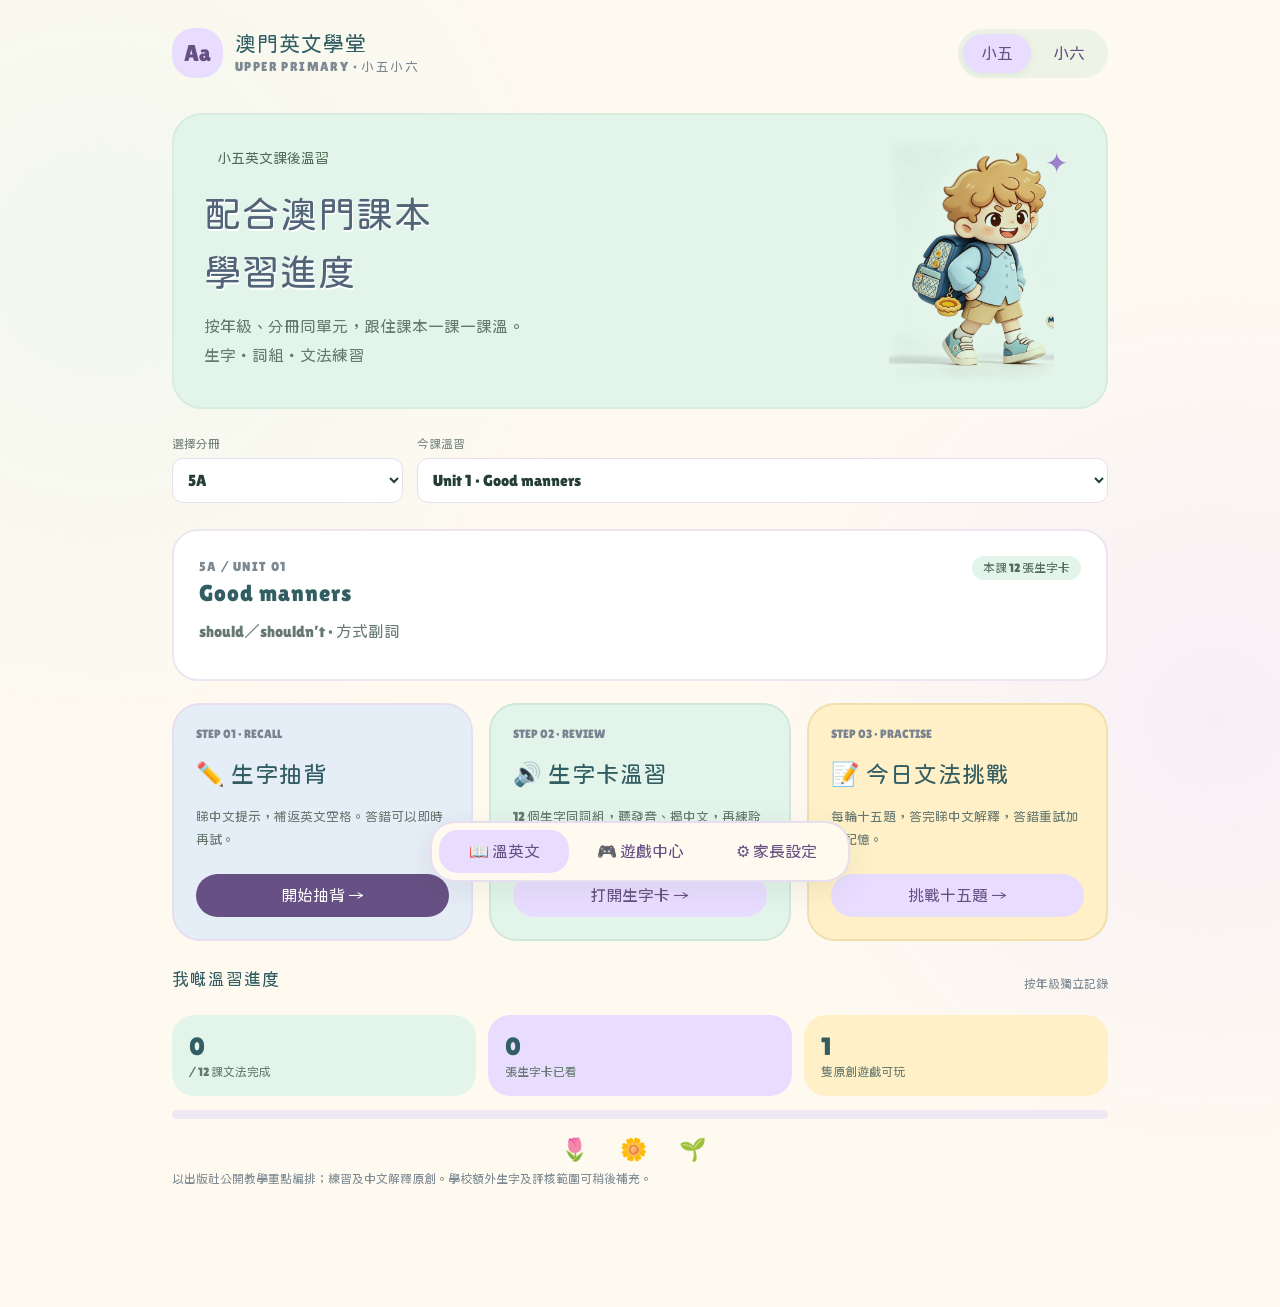
<file: index.html>
<!doctype html><html lang="zh-Hant"><meta charset="UTF-8"><meta name="viewport" content="width=device-width,initial-scale=1"><meta name="theme-color" content="#24594e"><title>澳門英文學堂 · 小五小六</title><link rel="stylesheet" href="style.css?v=starlight4"><body><div id="app"></div><script type="module" src="app.mjs?v=starlight4b"></script></body></html>
</file>
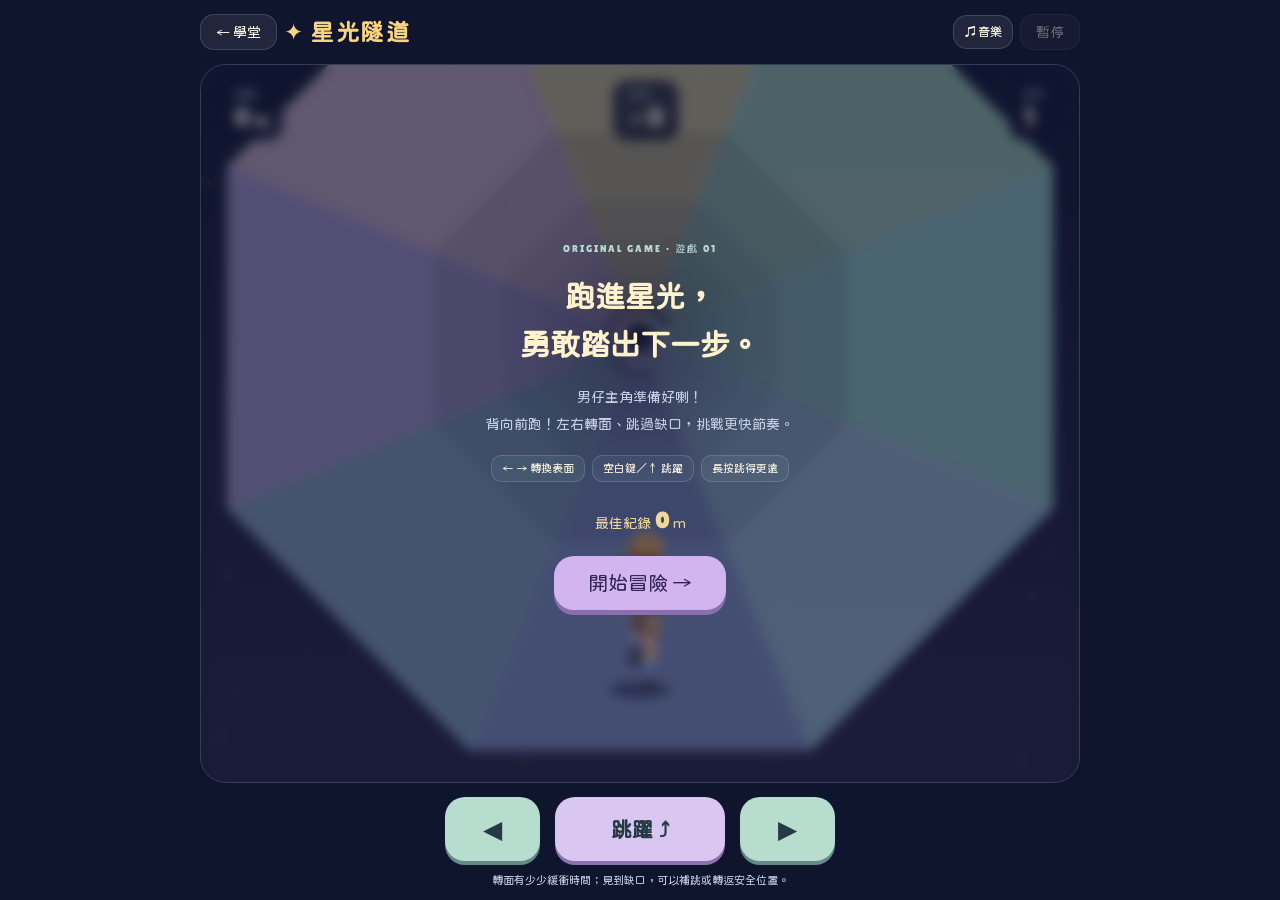
<file: games/starlight/index.html>
<!doctype html><html lang="zh-Hant"><meta charset="UTF-8"><meta name="viewport" content="width=device-width,initial-scale=1,maximum-scale=1"><title>星光隧道 · 原創跑跳遊戲</title><link rel="stylesheet" href="game.css?v=polish4"><body><main><header><button id="leave" aria-label="返回學堂">← 學堂</button><strong>✦ 星光隧道</strong><button id="music" aria-label="遊戲音樂開關" aria-pressed="true">♫ 音樂</button><button id="pause" disabled>暫停</button></header><section class="stage"><canvas tabindex="0" id="game" aria-label="八面星光隧道跑跳遊戲"></canvas><div class="hud" aria-live="off"><span><small>距離</small><b id="distance">0</b> m</span><span><small>星星</small>✦ <b id="stars">0</b></span><span><small>關卡</small><b id="level">1</b></span></div><div id="overlay" class="overlay"><div class="intro"><span class="badge">ORIGINAL GAME · 遊戲 01</span><h1>跑進星光，<br>勇敢踏出下一步。</h1><p id="message">男仔主角準備好喇！<br>背向前跑！左右轉面、跳過缺口，挑戰更快節奏。</p><div class="help"><span>← → 轉換表面</span><span>空白鍵／↑ 跳躍</span><span>長按跳得更遠</span></div><p class="record">最佳紀錄 <b id="best">0</b> m</p><button id="start" class="primary">開始冒險 →</button></div></div><div id="milestone" class="milestone" aria-live="polite"></div></section><footer><button id="left" aria-label="向左轉換表面">◀</button><button id="jump" class="jump">跳躍 ⤴</button><button id="right" aria-label="向右轉換表面">▶</button></footer><p class="tip">轉面有少少緩衝時間；見到缺口，可以補跳或轉返安全位置。</p></main><script type="module" src="game.mjs?v=polish4"></script></body></html>
</file>
<file: style.css>
@import url('https://fonts.googleapis.com/css2?family=Noto+Sans+TC:wght@400;500;600;700;800&display=swap');
:root{font-family:'Noto Sans TC',system-ui,sans-serif;color:#243e36;background:#f5f3eb;font-synthesis:none;--green:#24594e;--muted:#75847d;--line:#dce3da}*{box-sizing:border-box}body{margin:0}button,input,select{font:inherit}button,select{cursor:pointer}button{border:0;border-radius:12px;padding:12px 18px;background:#e9eee5;color:var(--green);font-weight:700}button:hover{filter:brightness(.96)}button:focus-visible,input:focus-visible,select:focus-visible{outline:3px solid #e6ae4e;outline-offset:3px}button:disabled{opacity:.45;cursor:default}.primary{background:var(--green);color:white}.ghost{background:transparent;border:1px solid var(--line)}.shell{max-width:1120px;margin:auto;padding:28px 32px 110px}header{display:flex;justify-content:space-between;align-items:center;gap:14px;margin-bottom:35px}.brand{display:flex;gap:12px;align-items:center}.logo{background:var(--green);color:#fff;border-radius:14px;padding:12px;font-size:23px}.brand strong{font-size:19px;display:block}.eyebrow{font-size:11px;letter-spacing:2px;font-weight:700;color:var(--muted)}.grade{display:flex;gap:4px;background:#e8eadf;padding:5px;border-radius:14px}.grade button{background:transparent;padding:10px 18px}.grade .active{background:white;box-shadow:0 2px 8px #20372d12}.hero{display:grid;grid-template-columns:1fr 240px;gap:24px;align-items:center;margin-bottom:28px}.tag{color:var(--green);font-size:13px;font-weight:700;display:inline-block;background:#e5ecdf;border-radius:20px;padding:6px 13px}h1{font-size:38px;line-height:1.4;letter-spacing:-1px;margin:14px 0 12px}h2{font-size:23px;margin:0 0 12px}h3{font-size:17px;margin:0 0 10px}p{line-height:1.8;color:#667970;margin:7px 0}.hero-art{height:170px;position:relative;display:grid;place-items:center}.book-art{width:150px;height:138px;border-radius:8px 18px 18px 8px;background:#e8b65b;transform:rotate(9deg);box-shadow:-13px 10px 0 #cedbca,0 15px 30px #24594e16;border-left:9px solid #d09b40;padding:18px;color:#284b3d}.book-art b{font-size:36px}.book-art small{display:block;letter-spacing:2px;margin-top:4px}.spark{position:absolute;right:5px;top:3px;font-size:28px;color:#c69536}.toolbar{display:flex;gap:14px;align-items:end;flex-wrap:wrap;margin:26px 0}.field{display:grid;gap:7px;flex:1;min-width:160px}.field label{font-size:12px;font-weight:700;color:#75847d}select,input[type=number]{width:100%;border:1px solid var(--line);background:#fff;border-radius:11px;padding:11px;color:#243e36}.panel{background:#fffdf8;border:1px solid var(--line);border-radius:20px;padding:25px;margin-bottom:22px}.unit-head{display:flex;align-items:start;justify-content:space-between;gap:12px}.unit-head h2{margin-top:5px}.pill{border:1px solid var(--line);border-radius:20px;padding:5px 11px;font-size:12px;white-space:nowrap}.steps{display:grid;grid-template-columns:repeat(3,1fr);gap:16px}.step{border:1px solid var(--line);border-radius:17px;padding:22px;display:flex;flex-direction:column;align-items:start}.step:nth-child(2){background:#f0f4e9}.step:nth-child(3){background:#fcf1da}.step .num{font-size:12px;color:var(--muted);margin-bottom:20px}.step p{font-size:13px;flex:1;margin-bottom:22px}.step button{width:100%}.subhead{display:flex;justify-content:space-between;align-items:center;gap:10px;margin:28px 0 16px}.stats{display:grid;grid-template-columns:repeat(3,1fr);gap:12px}.stat{background:#eaeede;border-radius:14px;padding:17px}.stat b{font-size:25px}.stat small{display:block;font-size:12px;margin-top:4px;color:#667970}.progress{height:6px;background:#e3e9df;border-radius:9px;margin:14px 0}.progress span{display:block;height:100%;background:#3b7866;border-radius:9px}.hint{font-size:12px;color:var(--muted)}nav{position:fixed;bottom:18px;left:50%;transform:translateX(-50%);display:flex;gap:6px;background:#fffdf5f2;border:1px solid var(--line);padding:7px;border-radius:18px;box-shadow:0 8px 30px #23473814;backdrop-filter:blur(12px);z-index:5}nav button{min-width:130px;background:transparent}nav .active{background:var(--green);color:white}.back{margin-bottom:22px}.practice{max-width:760px;margin:0 auto}.practice .panel{min-height:330px}.practice-head{display:flex;justify-content:space-between;align-items:center;margin-bottom:20px}.word{font-size:36px;line-height:1.5;overflow-wrap:anywhere;letter-spacing:.2px;margin:32px 0 16px}.translation{font-size:22px;color:#75847d;min-height:40px}.actions{display:flex;gap:10px;flex-wrap:wrap;margin-top:24px}.actions>*{flex:1}.options{display:grid;gap:10px;margin-top:24px}.option{text-align:left;background:white;border:1px solid var(--line);padding:16px;white-space:normal}.correct{background:#e1f0de!important;border-color:#86b67c!important}.wrong{background:#fce5df!important;border-color:#d39280!important}.feedback{padding:16px;border-radius:12px;background:#e9f2e3;margin-top:18px;line-height:1.8}.feedback.bad{background:#fff0e8}.spelling{display:flex;flex-wrap:wrap;align-items:center;gap:5px;margin:27px 0;line-height:2}.spelling input{width:32px;height:43px;text-align:center;border:1px solid #91aa9b;border-radius:7px;text-transform:lowercase;background:white}.spelling span{font-size:26px;font-family:monospace;white-space:pre}.spelling .space{width:13px}.spelling input.bad{color:#b7382e;background:#fde9e4}.game-grid{display:grid;grid-template-columns:1fr 1fr;gap:18px}.game-slot{padding:45px 25px;text-align:center;border:2px dashed #ccd6c8;border-radius:20px;background:#eff1e7}.game-slot b{font-size:38px;color:#9eaf9d;display:block;margin-bottom:16px}.unit-list{display:grid;gap:10px}.unit-row{display:flex;justify-content:space-between;gap:12px;border-bottom:1px solid var(--line);padding:12px 0;font-size:13px}.settings{display:grid;gap:20px}.notice{background:#edf1e7;border-left:3px solid #88a074;padding:15px;margin-top:20px;font-size:13px;line-height:1.9}.empty{padding:35px;text-align:center}.toast{position:fixed;top:18px;left:50%;transform:translateX(-50%);background:#24594e;color:white;padding:12px 22px;border-radius:12px;z-index:9}a{color:var(--green)}@media(max-width:650px){.shell{padding:20px 17px 105px}header{margin-bottom:26px}.brand strong{font-size:16px}.brand .eyebrow{letter-spacing:.6px;font-size:9px}.logo{padding:8px;font-size:19px}.grade button{padding:8px 11px}.hero{grid-template-columns:1fr 90px;gap:6px}.hero-art{height:130px}.book-art{width:75px;height:94px;padding:10px;border-left-width:5px}.book-art b{font-size:23px}.book-art small{font-size:8px;letter-spacing:0}.spark{right:-2px}h1{font-size:27px}.hero p{font-size:13px}.steps{grid-template-columns:1fr}.step{padding:18px}.step .num{margin-bottom:10px}.step p{margin-bottom:12px}.panel{padding:19px}.unit-head{display:block}.pill{display:inline-block;margin-top:7px}.word{font-size:28px}.game-grid{grid-template-columns:1fr}nav{bottom:10px;width:calc(100% - 24px);justify-content:space-around}nav button{min-width:0;flex:1;font-size:13px;padding:12px 8px}.stat{padding:13px}.stat b{font-size:22px}}
/* Shared garden learning palette and rounded type from the P1–P4 apps. */
@font-face{font-family:GardenRound;src:url('assets/rounded.ttf')} :root{background:#fffaf0;color:#315d63;--green:#675084;--muted:#7c8992;--line:#e7dfef;font-family:GardenRound,'PingFang TC',system-ui,sans-serif}body{background:radial-gradient(circle at 8% 20%,#e7f5ed88 0,transparent 34%),radial-gradient(circle at 95% 55%,#eee4ff77 0,transparent 35%),#fffaf0}.shell{max-width:1000px}button{border-radius:22px}h1,h2,h3{color:#315d63}.logo{background:#e9ddff;color:#675084;border-radius:22px}.grade{background:#edf4e7;border-radius:24px;flex-shrink:0}.grade button{white-space:nowrap}.grade .active{background:#e9ddff;color:#675084}.tag{background:#e3f4eb;color:#506e57}.hero{background:#e3f4eb;border:2px solid #d7ecdf;border-radius:30px;padding:26px 30px;position:relative;overflow:hidden}.hero h1{font-size:34px}.hero-art{height:160px}.book-art{background:#e9ddff;border-color:#b49ad8;color:#675084;box-shadow:-13px 10px 0 #ffe7a3,0 15px 30px #9d80cc16}.spark{color:#9d80cc}.panel{background:#fff;border:2px solid #ede6f2;border-radius:26px}.step{border:2px solid #e7dfef;background:#e5edf6;border-radius:28px}.step:nth-child(2){background:#e3f4eb;border-color:#cfe8d8}.step:nth-child(3){background:#fff0c8;border-color:#f0e0ae}.step .num{color:#798490}.step button{background:#e9ddff;color:#675084}.step .primary{background:#675084;color:#fff}.stats .stat{background:#e3f4eb;border-radius:22px}.stats .stat:nth-child(2){background:#e9ddff}.stats .stat:nth-child(3){background:#fff0c8}.progress{height:9px;background:#eee8f5}.progress span{background:#9d80cc}.pill{background:#e3f4eb;color:#506e57;border:0}.spelling input{background:#ffe7a3;width:36px;height:48px;border:2px solid #f0d891;border-radius:13px;font-size:23px;color:#315d63}.spelling span{font-family:GardenRound,system-ui;color:#315d63}.translation{color:#76818b}.options button{border-radius:22px;background:#e9ddff33;border:2px solid #e0d4ef}.practice .panel{padding:27px}.practice-head{background:#e3f4eb;border-radius:22px;padding:14px;gap:10px}.practice-head .pill{padding:0}.practice-head button{background:#e5edf6;white-space:nowrap;font-size:13px}nav{border-radius:25px;border:2px solid #e7dfef;background:#fffaf0f5}nav .active{background:#e9ddff;color:#675084}nav button{border-radius:19px}.game-slot{background:#e9ddff44;border-color:#d9c9ec;border-radius:28px}.letter-bank{display:flex;flex-wrap:wrap;gap:9px;margin:15px 0}.letter-bank button{width:44px;height:47px;border-radius:16px;background:#e9ddff;font-size:23px;padding:0}.word-select{display:grid;gap:10px;margin:20px 0;max-height:350px;overflow:auto}.word-select label{display:flex;align-items:center;gap:12px;padding:12px;border-radius:15px;background:#e3f4eb}.word-select small{color:#71847b}.floral{text-align:center;letter-spacing:14px;font-size:22px;color:#9d80cc;margin-top:18px}@media(max-width:650px){header{gap:6px}.brand{gap:7px}.brand strong{font-size:15px}.brand .eyebrow{font-size:8px;letter-spacing:0}.logo{padding:8px;font-size:20px}.grade{padding:3px}.grade button{font-size:13px;padding:8px 11px}.hero{padding:20px;display:block}.hero h1{font-size:26px;max-width:calc(100% - 62px)}.hero p{font-size:12px;position:relative;z-index:1}.hero-art{position:absolute;right:15px;top:50px;width:65px;height:100px}.book-art{width:55px;height:75px;padding:8px;transform:rotate(9deg);box-shadow:-6px 6px 0 #ffe7a3;border-left-width:4px}.book-art b{font-size:22px}.book-art small{font-size:6px;letter-spacing:0}.spark{top:-8px;right:-8px;font-size:19px}.practice .panel{padding:18px}.practice-head{padding:11px}.practice-head .pill{font-size:11px}nav button{font-size:12px}}
.card-picker{margin-top:28px;padding-top:22px;border-top:2px dashed #e0d4ef}.card-word-list{display:grid;grid-template-columns:repeat(2,minmax(0,1fr));gap:10px;margin-top:16px}.card-word-list button{display:grid;gap:5px;text-align:left;border:2px solid #d5e8dc;background:#edf7f0;border-radius:18px;padding:13px 15px;overflow-wrap:anywhere}.card-word-list button.selected{border-color:#a58ac8;background:#e9ddff}.card-word-list small{font-size:12px;color:#71847b}.card-word-list button span{font-size:15px}@media(max-width:650px){.card-word-list{grid-template-columns:1fr}}
.original-word-cards{display:grid;grid-template-columns:repeat(2,minmax(0,1fr));gap:16px;margin-top:24px}.original-word-card{border:2px solid #d7e9de;background:#f1f9f3;border-radius:23px;padding:21px;overflow-wrap:anywhere}.original-word-card h3{font-size:22px;margin-top:16px}.original-word-card .actions{margin-top:18px}.original-word-card button{font-size:13px;padding:11px}.original-word-card:nth-child(3n+2){background:#f4effb;border-color:#e5dcee}.original-word-card:nth-child(3n){background:#fff7de;border-color:#f0e5c4}@media(max-width:650px){.original-word-cards{grid-template-columns:1fr}}
.hero{grid-template-columns:minmax(0,1fr) 210px}.hero-art.boy-hero{height:240px;align-self:end}.boy-character{width:165px;height:240px;background-image:url('assets/friend.png');background-size:auto 100%;background-position:left center;background-repeat:no-repeat;mix-blend-mode:multiply}.boy-hero .spark{right:8px;top:6px}.hero-art.boy-hero{isolation:auto}@media(max-width:650px){.hero{padding:20px 16px}.hero h1{font-size:24px;max-width:calc(100% - 82px)}.hero-art.boy-hero{right:3px;top:46px;width:86px;height:135px}.boy-character{width:86px;height:135px}.boy-hero .spark{right:0;top:-5px}.hero p{padding-top:16px;font-size:12px}.hero .tag{font-size:12px}}
@media(max-width:650px){.hero-art.boy-hero{width:100px;right:0}.boy-character{width:100px;background-position:-7px center}.hero h1{max-width:calc(100% - 90px)}}
@media(max-width:650px){.boy-character{width:90px}}
.spelling{column-gap:18px;row-gap:16px;align-items:center}.spelling-token{display:inline-flex;flex-wrap:nowrap;align-items:center;gap:5px;white-space:nowrap;max-width:100%;line-height:1}.spelling-token span{display:inline-flex;justify-content:center;align-items:center;min-width:18px;height:48px}.spelling-token input{flex:0 0 36px;margin:0;padding:0}.spelling-token:focus-within{border-radius:14px}@media(max-width:650px){.spelling{column-gap:15px;row-gap:18px}.spelling-token{gap:3px}.spelling-token input{width:29px;height:43px;flex-basis:29px;font-size:21px}.spelling-token span{min-width:14px;height:43px;font-size:24px}}@media(max-width:360px){.spelling-token{gap:2px}.spelling-token input{width:26px;flex-basis:26px}.spelling-token span{min-width:12px;font-size:22px}}
@font-face{font-family:Bubble;src:url('assets/LilitaOne-Regular.ttf')}.spelling-screen{min-height:100dvh;background:#fffaf0}.spelling-screen .shell{max-width:668px;padding:16px 22px 40px}.spelling-screen header,.spelling-screen nav{display:none}.spelling-screen .practice>.hint{display:none}.spelling-screen .back{border:0;background:transparent;font-size:18px;padding:8px 0;margin:0 0 18px}.spelling-screen .practice>.panel{padding:0;background:transparent;border:0;border-radius:0;margin:0}.spelling-screen .practice-head{background:#e3f4eb;padding:18px;border-radius:24px;margin-bottom:18px}.spelling-screen .practice-head .pill{font-size:20px;color:#506e57}.spelling-screen .practice-head button{background:#e5edf6;font-size:14px}.spelling-screen h2{font-size:26px;margin-top:24px}.spelling-screen .progress{background:white;margin:14px 0 24px}.spelling-screen .spelling{gap:18px;row-gap:16px;margin:22px 0 26px}.spelling-screen .spelling-token{gap:7px;max-width:none;flex-shrink:0}.spelling-screen .spelling-token span,.spelling-screen .spelling-token input{width:42px;min-width:42px;flex:0 0 42px;height:54px;border-radius:14px;background:#e0f3ed;font-family:Bubble,GardenRound,sans-serif;font-size:30px;color:#315d63;padding:0;border:2px solid transparent;display:inline-flex;align-items:center;justify-content:center;text-align:center}.spelling-screen .spelling-token input{background:#ffe7a3}.spelling-screen .spelling-token input::placeholder{color:#315d63;opacity:1}.spelling-screen .letter-bank{gap:10px;margin:18px 0 24px}.spelling-screen .letter-bank button{width:58px;height:58px;border-radius:22px;background:#e9ddff;font-family:Bubble,GardenRound,sans-serif;font-size:28px;color:#315d63}.spelling-screen #spell-form>.primary,.spelling-screen #advance,.spelling-screen #retry{display:block;margin:24px auto 0;border-radius:22px;padding:13px 24px;font-size:17px}.spelling-screen .gap.bad{background:#ffe0e0!important;border-color:#c54a4a!important;color:#ad2020!important}.spelling-screen .feedback{margin-top:20px}.spelling-screen #voice-status{margin-top:20px}.spelling-screen .spelling-token span{line-height:1}@media(max-width:650px){.spelling-screen .shell{padding:14px 22px 35px}.spelling-screen .spelling-token{gap:7px}.spelling-screen .spelling-token input,.spelling-screen .spelling-token span{width:42px;min-width:42px;flex-basis:42px;height:54px;font-size:30px}.spelling-screen .practice-head{gap:8px}.spelling-screen .practice-head .pill{font-size:17px}}
.word,.original-word-card h3,.card-word-list span,.option{font-family:Bubble,GardenRound,'PingFang TC',sans-serif;letter-spacing:.5px}.original-word-card h3{font-weight:400;font-size:25px}.option{font-size:21px}.brand strong,h1,h2,h3{font-family:GardenRound,'PingFang TC',sans-serif}.step h3{font-size:21px}.letter-bank button{font-family:Bubble,GardenRound,sans-serif}#celebrationDialog{width:calc(100% - 36px);max-width:400px;max-height:92dvh;overflow:auto;border:2px solid #e9daf2;border-radius:30px;background:#fff6df;padding:23px;text-align:center;color:#315d63;box-shadow:0 16px 60px #4c3c6140}#celebrationDialog::backdrop{background:#39304466}#celebrationDialog canvas{display:block;width:min(100%,260px);height:auto;margin:10px auto}#celebrationDialog h2{color:#675084;font-size:26px}#celebrationDialog h3{color:#675084;font-size:24px}#celebrationDialog p{font-size:15px}#celebrationDialog button{display:block;margin:15px auto 0}#celebrationDialog #continueCelebration{min-width:180px}#celebrationVoiceError:empty{display:none}
/* Apply the playful Latin face consistently; Traditional Chinese uses the bundled rounded face. */
:root{font-family:Bubble,GardenRound,'PingFang TC',sans-serif}button,input,select,.brand strong,h1,h2,h3,.original-word-card h3,.word,.option,.eyebrow,.pill,.tag,p,label,small{font-family:Bubble,GardenRound,'PingFang TC',sans-serif}.brand strong,h1,h2,h3{font-weight:800;letter-spacing:1px}.hero h1{font-size:37px;line-height:1.55;color:#536478;text-shadow:1px 2px 0 #fff}.original-word-card h3{font-size:28px;font-weight:400;line-height:1.3}.eyebrow{letter-spacing:1.4px;font-size:13px}.step h3{font-size:23px}.option{font-size:23px;line-height:1.6}.step button,nav button{font-size:16px;font-weight:700}.tag{font-weight:800;font-size:14px}.brand strong{font-size:21px}.word{font-weight:400}@media(max-width:650px){.hero h1{font-size:27px}.brand strong{font-size:17px}.step h3{font-size:22px}.step button{font-size:17px}nav button{font-size:13px}.original-word-card h3{font-size:27px}.option{font-size:22px}}
.starlight-card{border:2px solid #ded2ef;border-radius:28px;overflow:hidden;background:#fff}.game-info{padding:23px}.game-info h2{margin:15px 0 8px}.game-info button{width:100%;margin-top:20px}.tunnel-preview{height:180px;background:radial-gradient(ellipse at 50% 40%,#93b8c3 0 8%,#283756 9% 20%,#a9c4d1 21% 23%,#263149 24% 37%,#a19ec5 38% 40%,#1a233e 41% 59%,#719caa 60% 62%,#111a34 63%);position:relative;display:grid;place-items:center;overflow:hidden}.tunnel-preview b{z-index:1;color:#fff2c6;font-size:28px;text-shadow:0 2px 8px #18223e;position:absolute;bottom:18px;letter-spacing:3px}.tunnel-preview span{color:#ffe2a6;position:absolute;top:20px;right:40px;font-size:27px}.tunnel-preview i{width:130px;height:130px;background:conic-gradient(from 22deg,transparent 0 12%,#d4dcf333 12% 13%,transparent 13% 25%,#d4dcf333 25% 26%,transparent 26% 50%,#d4dcf333 50% 51%,transparent 51%);border:1px solid #ccd8f3;transform:rotate(22deg);border-radius:24%}#starlight-dialog{position:fixed;inset:0;width:100vw;max-width:none;height:100dvh;max-height:none;border:0;border-radius:0;padding:0;margin:0;background:#10152e;overflow:hidden}#starlight-dialog iframe{display:block;border:0;width:100%;height:100%}#starlight-dialog::backdrop{background:#10152e}

.game-grid{grid-template-columns:minmax(0,560px);justify-content:center}
</file>
<file: games/starlight/game.css>
@font-face{font-family:Round;src:url('../../assets/rounded.ttf')}@font-face{font-family:Bubble;src:url('../../assets/LilitaOne-Regular.ttf')}*{box-sizing:border-box}body{margin:0;background:#10152e;color:#fff8e8;font-family:Bubble,Round,system-ui,sans-serif;overflow:hidden}button{font:inherit;cursor:pointer;touch-action:none;user-select:none;border:0;color:inherit}main{max-width:920px;margin:auto;height:100dvh;display:flex;flex-direction:column;padding:14px 20px 8px}header{display:flex;align-items:center;justify-content:space-between;gap:10px;padding-bottom:14px}header strong{font-size:23px;color:#f8d380;letter-spacing:2px}header button{background:#ffffff13;border:1px solid #ffffff25;border-radius:14px;padding:9px 15px;font-size:14px}header button:disabled{opacity:.35}.stage{position:relative;flex:1;min-height:0;overflow:hidden;border-radius:26px;border:1px solid #ffffff25;background:#141a39}canvas{width:100%;height:100%;display:block}.hud{position:absolute;top:15px;left:18px;right:18px;display:flex;justify-content:space-between;pointer-events:none}.hud span{background:#121831c9;padding:9px 15px;border-radius:15px;font-size:18px;backdrop-filter:blur(8px)}.hud small{display:block;font-family:Round,sans-serif;color:#a8bdcc;font-size:11px;margin-bottom:2px}.hud b{font-size:26px;font-weight:400}.overlay{position:absolute;inset:0;display:grid;place-items:center;background:#10152e85;backdrop-filter:blur(6px);padding:24px}.overlay[hidden]{display:none}.intro{text-align:center;max-width:440px}.badge{font-size:10px;letter-spacing:2px;color:#b5d8cd}h1{font-family:Round,sans-serif;line-height:1.6;font-size:30px;color:#fff2cc;margin:16px 0}p{font-family:Round,sans-serif;font-size:14px;line-height:1.9;color:#c6d1e3}.help{display:flex;gap:7px;flex-wrap:wrap;justify-content:center;margin:18px 0}.help span{font-family:Round,sans-serif;font-size:11px;border:1px solid #aac8c73b;background:#a6d4cf13;padding:7px 10px;border-radius:10px}.primary{background:#d1b4f0;color:#332553;border-radius:20px;box-shadow:0 5px 0 #8a6eae;padding:16px 34px;font-size:20px}.record{color:#f1d69d}.record b{font-family:Bubble;font-size:22px}footer{display:flex;justify-content:center;gap:15px;padding-top:14px}footer button{width:95px;height:58px;background:#b7ddcf;color:#253b43;border-radius:20px;box-shadow:0 4px 0 #628b85;font-size:25px}footer button.jump{background:#d9c6f1;box-shadow:0 4px 0 #8a72ad;width:155px;font-family:Round,sans-serif;font-size:21px;font-weight:700}footer button:active{transform:translateY(3px);box-shadow:none}.tip{text-align:center;font-size:11px;margin:10px 0 0}.milestone{position:absolute;left:0;right:0;top:29%;text-align:center;color:#ffe6a2;font-size:25px;text-shadow:0 2px 12px #15172e;pointer-events:none}.milestone:empty{display:none}button:focus-visible{outline:3px solid #ffe2a0;outline-offset:3px}@media(max-width:500px){main{padding:10px 10px 8px}header{padding-bottom:10px}header strong{font-size:19px;letter-spacing:1px}header button{padding:9px 10px;font-size:12px}.hud{left:10px;right:10px;top:10px}.hud span{padding:7px 10px;font-size:15px}.hud b{font-size:23px}.overlay{padding:18px}h1{font-size:24px}.help{margin:12px 0}.help span{font-size:10px;padding:6px}.primary{padding:14px 28px;font-size:18px}.tip{font-size:10px}footer{gap:10px}footer button{height:56px;width:78px}footer button.jump{width:140px}.intro p{font-size:12px}}
footer{padding-bottom:env(safe-area-inset-bottom,0px)}footer button{height:64px}footer button.jump{width:170px}button{ -webkit-tap-highlight-color:transparent}canvas{touch-action:none}footer button:active{filter:brightness(1.12)}@media(max-width:500px){footer button{height:64px;flex:1;width:auto}footer button.jump{flex:1.6;width:auto}.tip{margin-top:8px}}
header{gap:7px}header strong{margin-right:auto}#music{font-size:12px;padding:9px 10px;white-space:nowrap}@media(max-width:500px){header strong{font-size:16px;letter-spacing:0}header button{font-size:11px;padding:9px 8px}#music{font-size:11px;padding:9px 8px}}
</file>
